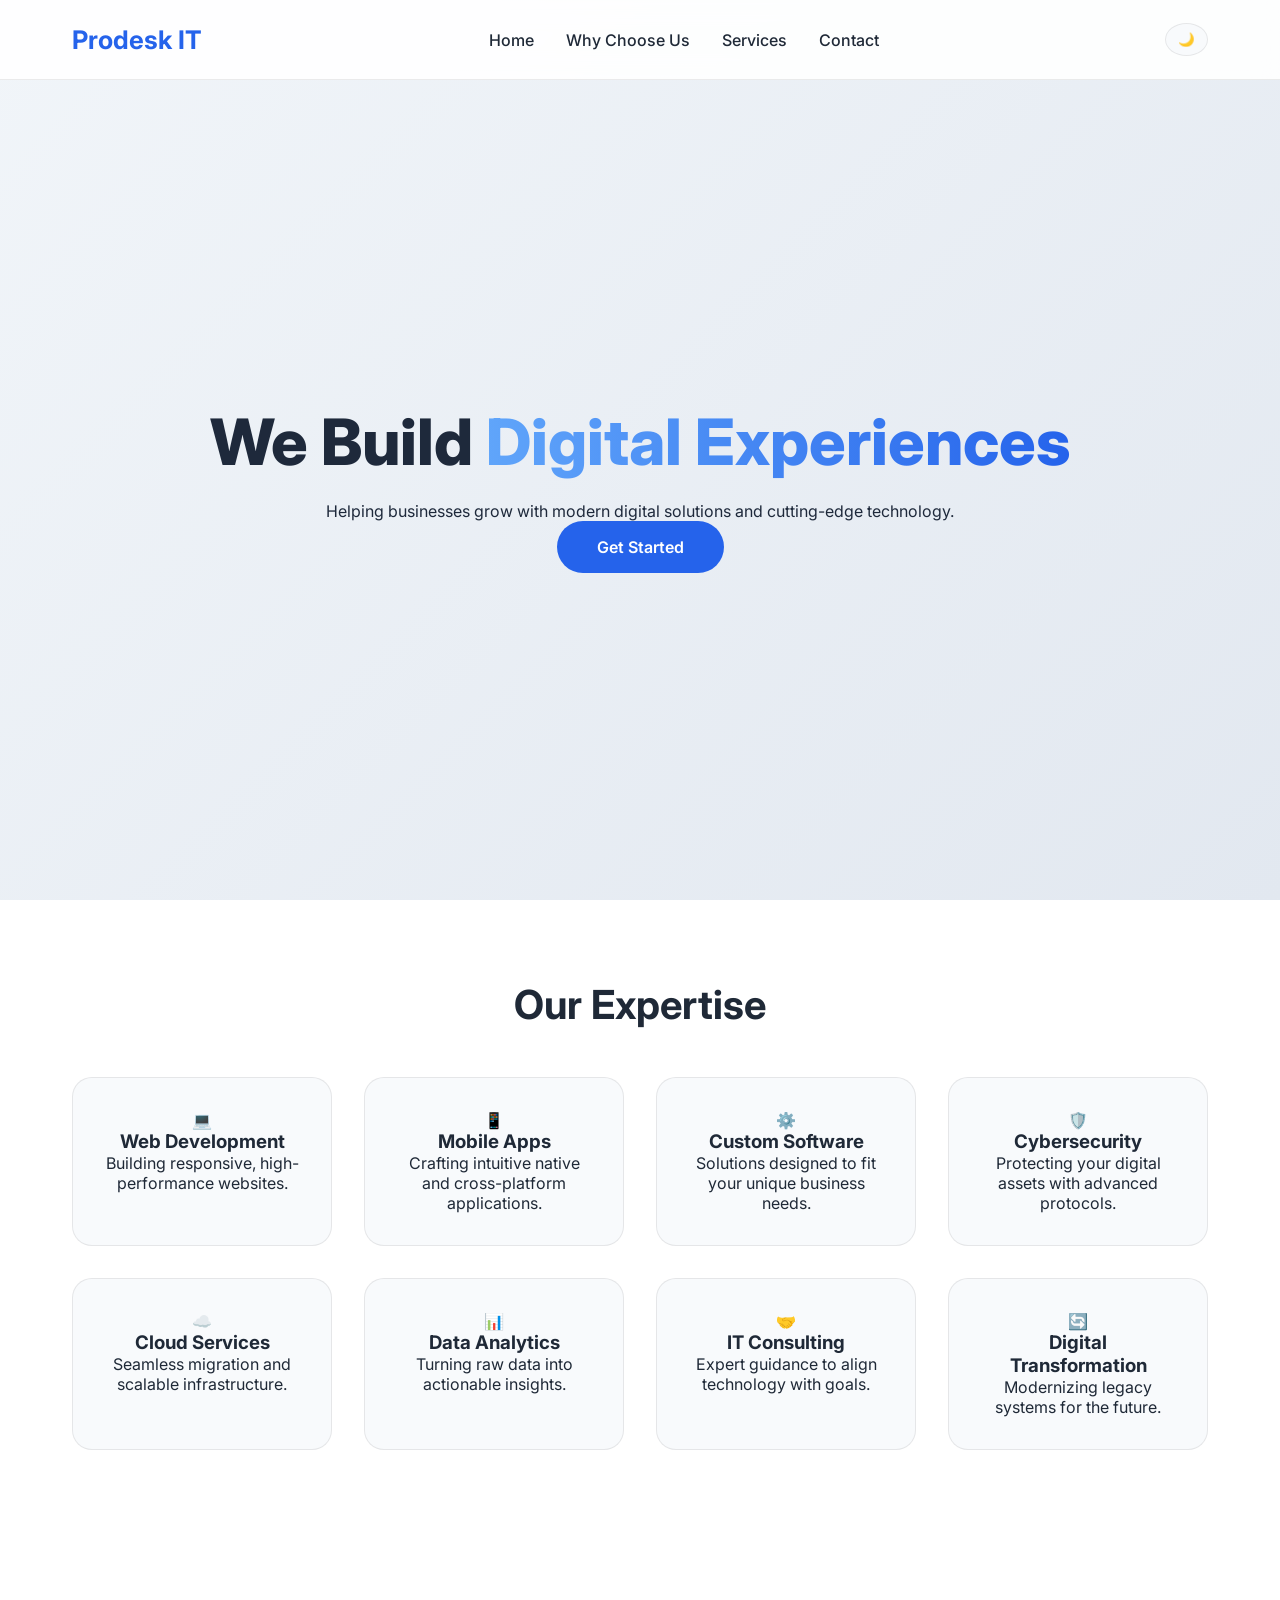
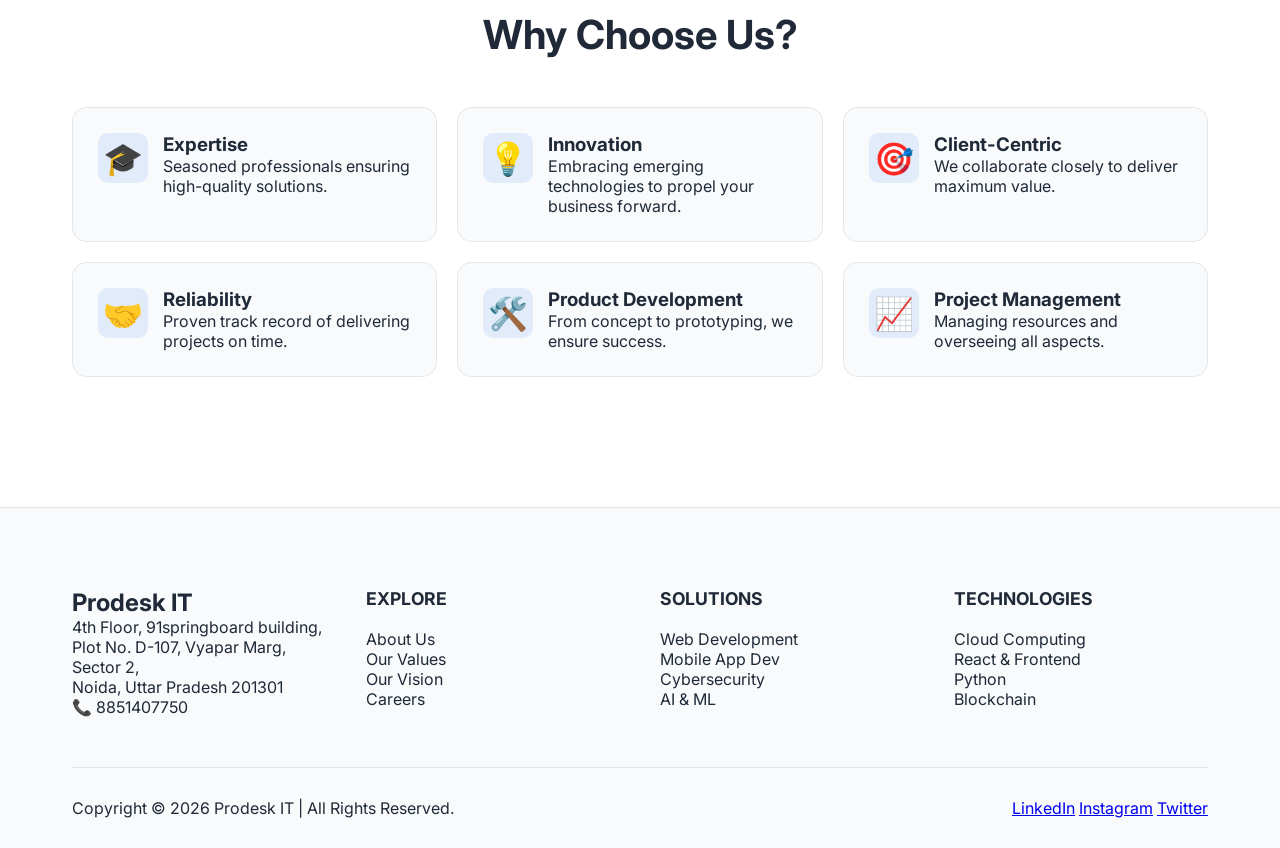
<file: index.html>
<!DOCTYPE html>
<html lang="en">
<head>
    <meta charset="UTF-8">
    <meta name="viewport" content="width=device-width, initial-scale=1.0">
    <title>Prodesk IT | Modern Digital Agency</title>
    <link href="https://fonts.googleapis.com/css2?family=Inter:wght@300;400;600;700&display=swap" rel="stylesheet">
    <link rel="stylesheet" href="style.css">
</head>
<body>

    <header class="navbar">
        <div class="container">
            <a href="#" class="logo">Prodesk IT</a>
            <nav class="nav-menu">
                <ul class="nav-links">
                    <li><a href="#home">Home</a></li>
                    <li><a href="#about">Why Choose Us</a></li>
                    <li><a href="#services">Services</a></li>
                    <li><a href="#contact">Contact</a></li>
                </ul>
            </nav>
            <div class="nav-actions">
                <button id="theme-toggle" title="Toggle Mode">
                    <span class="mode-icon">🌙</span>
                </button>
                <div class="hamburger" id="hamburger">
                    <span></span><span></span><span></span>
                </div>
            </div>
        </div>
    </header>

    <section id="home" class="hero">
        <div class="container">
            <div class="hero-content">
                <h1>We Build <span class="text-gradient">Digital Experiences</span></h1>
                <p>Helping businesses grow with modern digital solutions and cutting-edge technology.</p>
                <a href="#services" class="btn">Get Started</a>
            </div>
        </div>
    </section>

    <section id="services" class="services">
        <div class="container">
            <h2 class="section-title">Our Expertise</h2>
            <div class="services-grid">
                <div class="service-card"><div class="icon">💻</div><h3>Web Development</h3><p>Building responsive, high-performance websites.</p></div>
                <div class="service-card"><div class="icon">📱</div><h3>Mobile Apps</h3><p>Crafting intuitive native and cross-platform applications.</p></div>
                <div class="service-card"><div class="icon">⚙️</div><h3>Custom Software</h3><p>Solutions designed to fit your unique business needs.</p></div>
                <div class="service-card"><div class="icon">🛡️</div><h3>Cybersecurity</h3><p>Protecting your digital assets with advanced protocols.</p></div>
                <div class="service-card"><div class="icon">☁️</div><h3>Cloud Services</h3><p>Seamless migration and scalable infrastructure.</p></div>
                <div class="service-card"><div class="icon">📊</div><h3>Data Analytics</h3><p>Turning raw data into actionable insights.</p></div>
                <div class="service-card"><div class="icon">🤝</div><h3>IT Consulting</h3><p>Expert guidance to align technology with goals.</p></div>
                <div class="service-card"><div class="icon">🔄</div><h3>Digital Transformation</h3><p>Modernizing legacy systems for the future.</p></div>
            </div>
        </div>
    </section>

    <section id="about" class="why-choose-us">
        <div class="container">
            <h2 class="section-title">Why Choose Us?</h2>
            <div class="features-grid">
                <div class="feature-card">
                    <div class="feature-icon">🎓</div>
                    <div class="feature-info"><h3>Expertise</h3><p>Seasoned professionals ensuring high-quality solutions.</p></div>
                </div>
                <div class="feature-card">
                    <div class="feature-icon">💡</div>
                    <div class="feature-info"><h3>Innovation</h3><p>Embracing emerging technologies to propel your business forward.</p></div>
                </div>
                <div class="feature-card">
                    <div class="feature-icon">🎯</div>
                    <div class="feature-info"><h3>Client-Centric</h3><p>We collaborate closely to deliver maximum value.</p></div>
                </div>
                <div class="feature-card">
                    <div class="feature-icon">🤝</div>
                    <div class="feature-info"><h3>Reliability</h3><p>Proven track record of delivering projects on time.</p></div>
                </div>
                <div class="feature-card">
                    <div class="feature-icon">🛠️</div>
                    <div class="feature-info"><h3>Product Development</h3><p>From concept to prototyping, we ensure success.</p></div>
                </div>
                <div class="feature-card">
                    <div class="feature-icon">📈</div>
                    <div class="feature-info"><h3>Project Management</h3><p>Managing resources and overseeing all aspects.</p></div>
                </div>
            </div>
        </div>
    </section>

    <footer class="footer">
        <div class="container">
            <div class="footer-grid">
                <div class="footer-col">
                    <h2 class="footer-logo">Prodesk IT</h2>
                    <p class="address">4th Floor, 91springboard building,<br>Plot No. D-107, Vyapar Marg, Sector 2,<br>Noida, Uttar Pradesh 201301</p>
                    <p class="phone">📞 8851407750</p>
                </div>
                <div class="footer-col">
                    <h3>Explore</h3>
                    <ul><li>About Us</li><li>Our Values</li><li>Our Vision</li><li>Careers</li></ul>
                </div>
                <div class="footer-col">
                    <h3>Solutions</h3>
                    <ul><li>Web Development</li><li>Mobile App Dev</li><li>Cybersecurity</li><li>AI & ML</li></ul>
                </div>
                <div class="footer-col">
                    <h3>Technologies</h3>
                    <ul><li>Cloud Computing</li><li>React & Frontend</li><li>Python</li><li>Blockchain</li></ul>
                </div>
            </div>
            <div class="footer-bottom">
                <p>Copyright © 2026 Prodesk IT | All Rights Reserved.</p>
                <div class="footer-socials">
                    <a href="#">LinkedIn</a>
                    <a href="#">Instagram</a>
                    <a href="#">Twitter</a>
                </div>
            </div>
        </div>
    </footer>

    <script src="script.js"></script>
</body>
</html>
</file>
<file: style.css>
:root {
    --primary-color: #2563eb;
    --bg-main: #ffffff;
    --text-main: #1f2937;
    --card-bg: #f8fafc;
    --nav-bg: rgba(255, 255, 255, 0.9);
    --hero-bg: linear-gradient(135deg, #f1f5f9 0%, #e2e8f0 100%);
    --hero-text: #1e293b;
    --border-color: rgba(0, 0, 0, 0.08);
    --transition: all 0.4s cubic-bezier(0.4, 0, 0.2, 1);
}

[data-theme="dark"] {
    --bg-main: #0f172a;
    --text-main: #f1f5f9;
    --card-bg: #1e293b;
    --nav-bg: rgba(15, 23, 42, 0.9);
    --hero-bg: linear-gradient(135deg, #020617 0%, #0f172a 100%);
    --hero-text: #ffffff;
    --border-color: rgba(255, 255, 255, 0.08);
}

* { margin: 0; padding: 0; box-sizing: border-box; }
html { scroll-behavior: smooth; }

body { 
    font-family: 'Inter', sans-serif; 
    background-color: var(--bg-main); 
    color: var(--text-main); 
    transition: background-color 0.3s ease, color 0.3s ease; 
}

.container { max-width: 1200px; margin: 0 auto; padding: 0 2rem; }

/* Navbar */
.navbar { position: fixed; top: 0; width: 100%; height: 80px; display: flex; align-items: center; background-color: var(--nav-bg); backdrop-filter: blur(12px); border-bottom: 1px solid var(--border-color); z-index: 1000; }
.navbar .container { display: flex; justify-content: space-between; align-items: center; width: 100%; }
.logo { font-size: 1.6rem; font-weight: 700; color: var(--primary-color); text-decoration: none; }
.nav-links { display: flex; gap: 2rem; list-style: none; }
.nav-links a { text-decoration: none; color: var(--text-main); font-weight: 500; transition: 0.3s; }
.nav-links a:hover { color: var(--primary-color); }
.nav-actions { display: flex; align-items: center; gap: 1rem; }

#theme-toggle { background: var(--card-bg); border: 1px solid var(--border-color); padding: 8px 12px; border-radius: 50%; cursor: pointer; display: flex; align-items: center; }

/* Hero */
.hero { min-height: 100vh; display: flex; align-items: center; justify-content: center; text-align: center; background: var(--hero-bg); color: var(--hero-text); padding-top: 80px; }
.hero h1 { font-size: clamp(2.5rem, 8vw, 4rem); font-weight: 800; line-height: 1.1; margin-bottom: 1.5rem; }
.text-gradient { background: linear-gradient(to right, #60a5fa, #2563eb); -webkit-background-clip: text; -webkit-text-fill-color: transparent; }
.btn { display: inline-block; background-color: var(--primary-color); color: white; padding: 1rem 2.5rem; border-radius: 50px; font-weight: 600; text-decoration: none; transition: 0.3s; }

/* Services */
.services, .why-choose-us { padding: 80px 0; }
.section-title { text-align: center; font-size: 2.5rem; margin-bottom: 3rem; font-weight: 700; }
.services-grid { display: grid; grid-template-columns: repeat(auto-fit, minmax(250px, 1fr)); gap: 2rem; }
.service-card { background: var(--card-bg); padding: 2rem; border-radius: 20px; text-align: center; border: 1px solid var(--border-color); transition: 0.3s; }

/* Features (Why Choose Us) */
.features-grid { display: grid; grid-template-columns: repeat(auto-fit, minmax(320px, 1fr)); gap: 20px; }
.feature-card { display: flex; align-items: flex-start; gap: 15px; padding: 25px; background: var(--card-bg); border-radius: 15px; border: 1px solid var(--border-color); }
.feature-icon { font-size: 2rem; background: rgba(37, 99, 235, 0.1); min-width: 50px; height: 50px; display: flex; align-items: center; justify-content: center; border-radius: 10px; }

/* Footer */
.footer { background-color: var(--card-bg); padding: 80px 0 30px; border-top: 1px solid var(--border-color); margin-top: 50px; }
.footer-grid { display: grid; grid-template-columns: repeat(auto-fit, minmax(200px, 1fr)); gap: 40px; margin-bottom: 50px; }
.footer-col h3 { color: var(--text-main); font-size: 1.1rem; margin-bottom: 20px; text-transform: uppercase; }
.footer-col ul { list-style: none; }
.footer-col ul li a { color: var(--text-main); text-decoration: none; opacity: 0.7; font-size: 0.9rem; }
.footer-bottom { display: flex; justify-content: space-between; border-top: 1px solid var(--border-color); padding-top: 30px; }

/* Hamburger */
.hamburger { display: none; flex-direction: column; gap: 5px; cursor: pointer; }
.hamburger span { width: 25px; height: 3px; background: var(--text-main); }

@media (max-width: 768px) {
    .hamburger { display: flex; }
    .nav-links { position: fixed; top: 80px; left: -100%; width: 100%; height: 100vh; background: var(--bg-main); flex-direction: column; align-items: center; padding-top: 50px; transition: 0.4s; }
    .nav-links.active { left: 0; }
}
</file>
